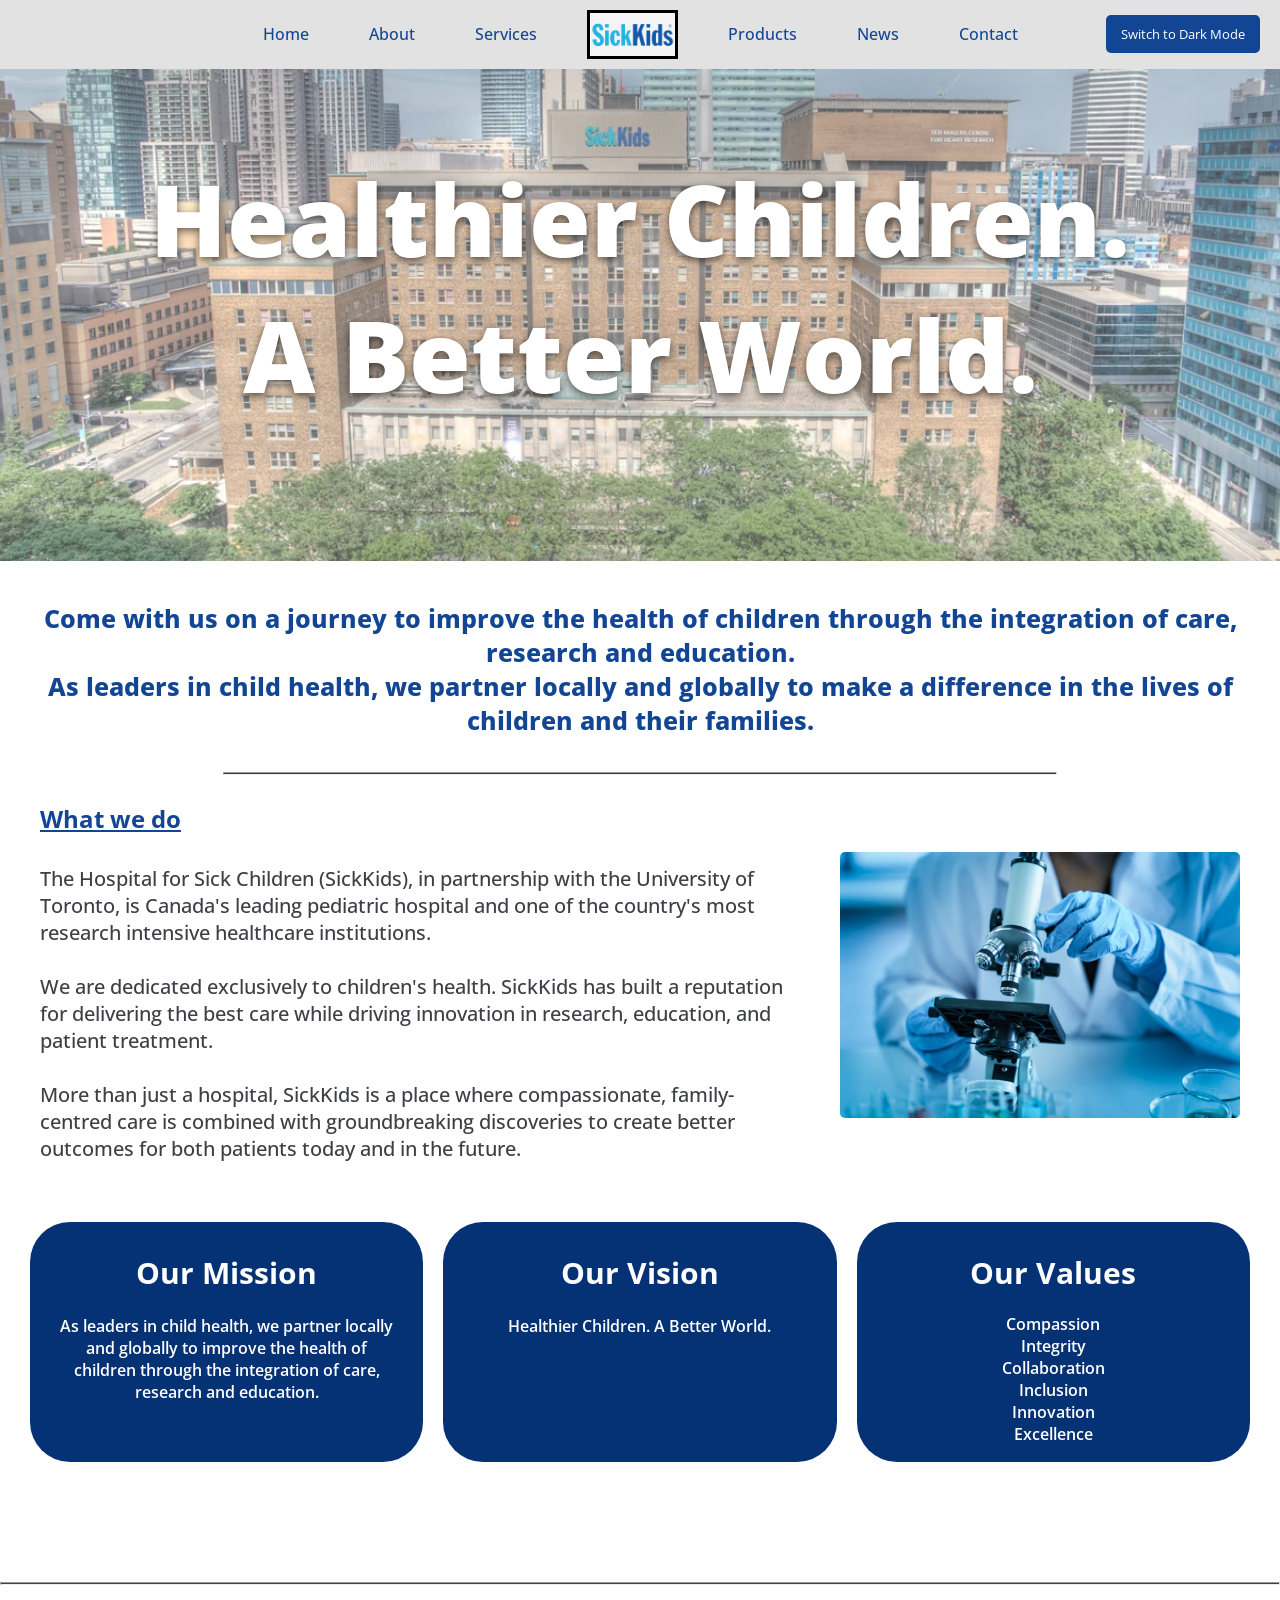
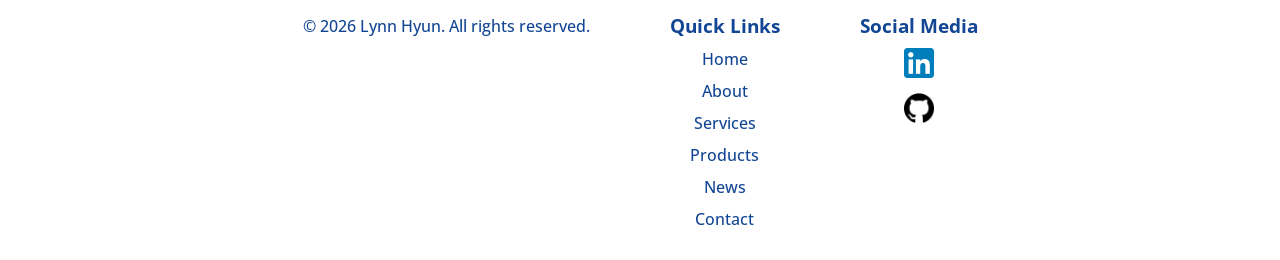
<file: index.html>
<!DOCTYPE html>
<html lang="en">
<head>
    <meta charset="UTF-8">
    <meta name="viewport" content="width=device-width, initial-scale=1.0">
    <title>SickKids Landing Page</title>

    <link rel="icon" type="image/png" href="images/sickkids.png">

    <link rel="stylesheet" href="css/style.css">
</head>
<body>

    <header>
        <div id="header-placeholder"></div>
    </header>

    <main>
        <!-- Vision Section -->
        <section id = "vision">
            <img id="vision-image"
                src="images/sickkids_building.webp">

            <p id="vision-message">
            Healthier Children. <br>
            A Better World.
            </p>
        </section>

        <!-- Mission Section -->
        <section id = "mission">
            <p style = "color: var(--primary); font-weight: 750; font-size: 25px; padding: 30px; margin-top: 10px; text-align: center;">
                Come with us on a journey to improve the health of children through the integration of care, research and education. <br> As leaders in child health, we partner locally and globally to make a difference in the lives of children and their families.
            </p>
        </section>

        <hr class = "divider">

        <!-- Information Section -->
        <section id = "main">
            <div class="main-text">
                <h1> What we do</h1>

                <p>
                    The Hospital for Sick Children (SickKids), in partnership with the University of Toronto, is Canada's leading pediatric hospital and one of the country's most research 
                    intensive healthcare institutions. 
                    <br> <br>
                    We are dedicated exclusively to children's health. SickKids has built a reputation for delivering the best care while driving innovation 
                    in research, education, and patient treatment.
                    <br> <br>
                    More than just a hospital, SickKids is a place where compassionate, family-centred care is combined with groundbreaking discoveries to create better outcomes for both patients today and in the future.

                </p>
            </div>

            <div class="main-text-image">
                <img src="images/doctor_microscope.jpg" alt="Doctor using a microscope">
            </div>
        </section>

        <section id = "vision-boxes">
            <div class= "vision-box">
                <h3>Our Mission</h3>
                <p> As leaders in child health, we partner locally and globally to improve the health of children through the integration of care, research and education. </p>
            </div>

            <div class="vision-box">
                <h3>Our Vision</h3>
                <p> Healthier Children. A Better World. </p>
            </div>

            <div class="vision-box">
                <h3>Our Values</h3>
                <ul>
                    <li>Compassion</li>
                    <li>Integrity</li>
                    <li>Collaboration</li>
                    <li>Inclusion</li>
                    <li>Innovation</li>
                    <li>Excellence</li>
                </ul>

        </section>

    </main>

    <hr style = "background: #124694; height: 1px; margin-top: -20px;">

    <!-- Footer -->
    <footer class = "footer">
    <div id="footer-placeholder"></div>
    </footer>


<script src="js/theme.js"></script>
<script src="js/components.js"></script>
</body>
</html>
</file>
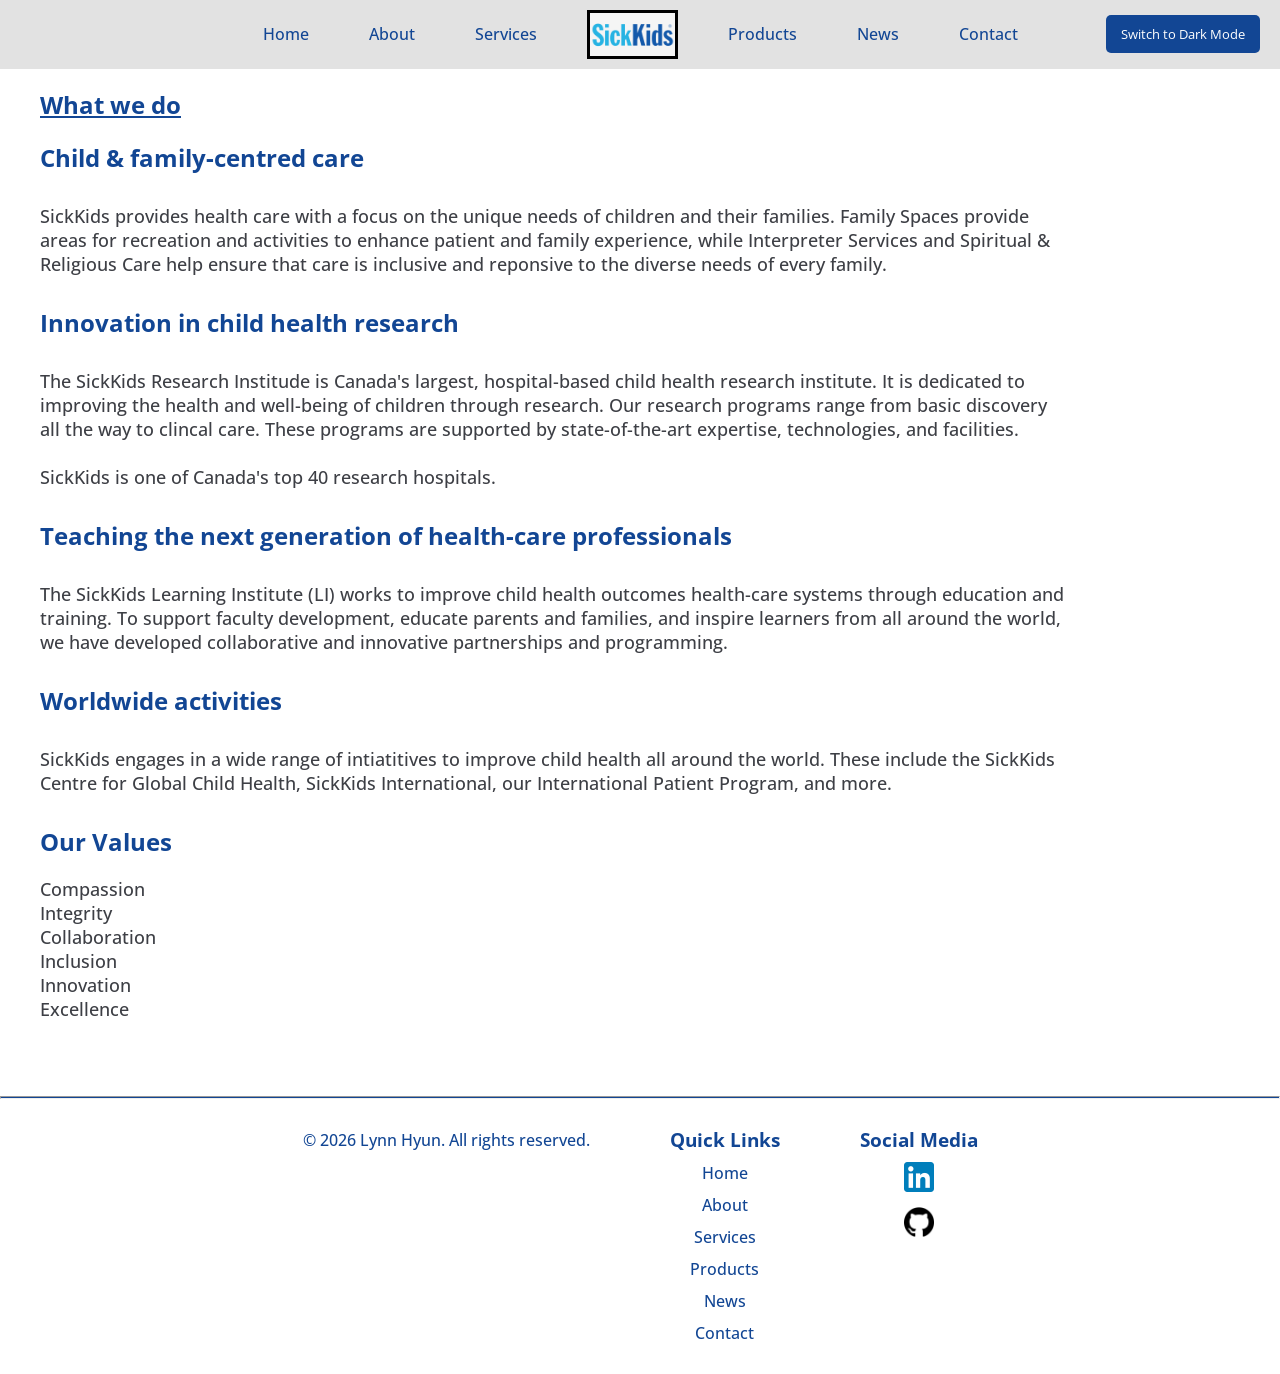
<file: about.html>
<!DOCTYPE html>
<html lang="en">
<head>
    <meta charset="UTF-8">
    <meta name="viewport" content="width=device-width, initial-scale=1.0">
    <title>About</title>

    <link rel="icon" type="image/png" href="images/sickkids.png">

    <link rel="stylesheet" href="css/style.css">
</head>
<body>

    <header>
        <div id="header-placeholder"></div>
    </header>

    <main>
        <section id = "about">
            <div class="about-text">
                <h1>What we do</h1>

                <h2> Child & family-centred care </h2>

                <p>SickKids provides health care with a focus on the unique needs of children and their families. 
                    Family Spaces provide areas for recreation and activities to enhance patient and family experience, while Interpreter Services and Spiritual & Religious Care help 
                    ensure that care is inclusive and reponsive to the diverse needs of every family. 
 
                </p>

                <h2> Innovation in child health research</h2>

                <p>
                    The SickKids Research Institude is Canada's largest, hospital-based child health research institute. It is dedicated to improving the health 
                    and well-being of children through research. Our research programs range from basic discovery all the way to clincal care. These programs are supported by
                    state-of-the-art expertise, technologies, and facilities.
                    <br> <br>
                    SickKids is one of Canada's top 40 research hospitals.
                </p>

                <h2> Teaching the next generation of health-care professionals</h2>

                <p>
                    The SickKids Learning Institute (LI) works to improve child health outcomes health-care systems through education and training. 
                    To support faculty development, educate parents and families, and inspire learners from all around the world, we have developed collaborative and innovative
                    partnerships and programming.
                </p>

                <h2> Worldwide activities</h2>

                <p>
                    SickKids engages in a wide range of intiatitives to improve child health all around the world. These include the SickKids Centre for Global Child Health, 
                    SickKids International, our International Patient Program, and more.
                </p>

                <h2> Our Values</h2>

                <ul>
                    <li>Compassion</li>
                    <li>Integrity</li>
                    <li>Collaboration</li>
                    <li>Inclusion</li>
                    <li>Innovation</li>
                    <li>Excellence</li>
                </ul>
            </div>
        </section>
        
    </main>
    
    <hr style = "background: #124694; height: 1px; margin-top: -5px;">

    <!-- Footer -->
    <footer class = "footer">
        <div id="footer-placeholder"></div>
    </footer>

    <script src="js/theme.js"></script>
    <script src="js/components.js"></script>
</body>
</html>
</file>
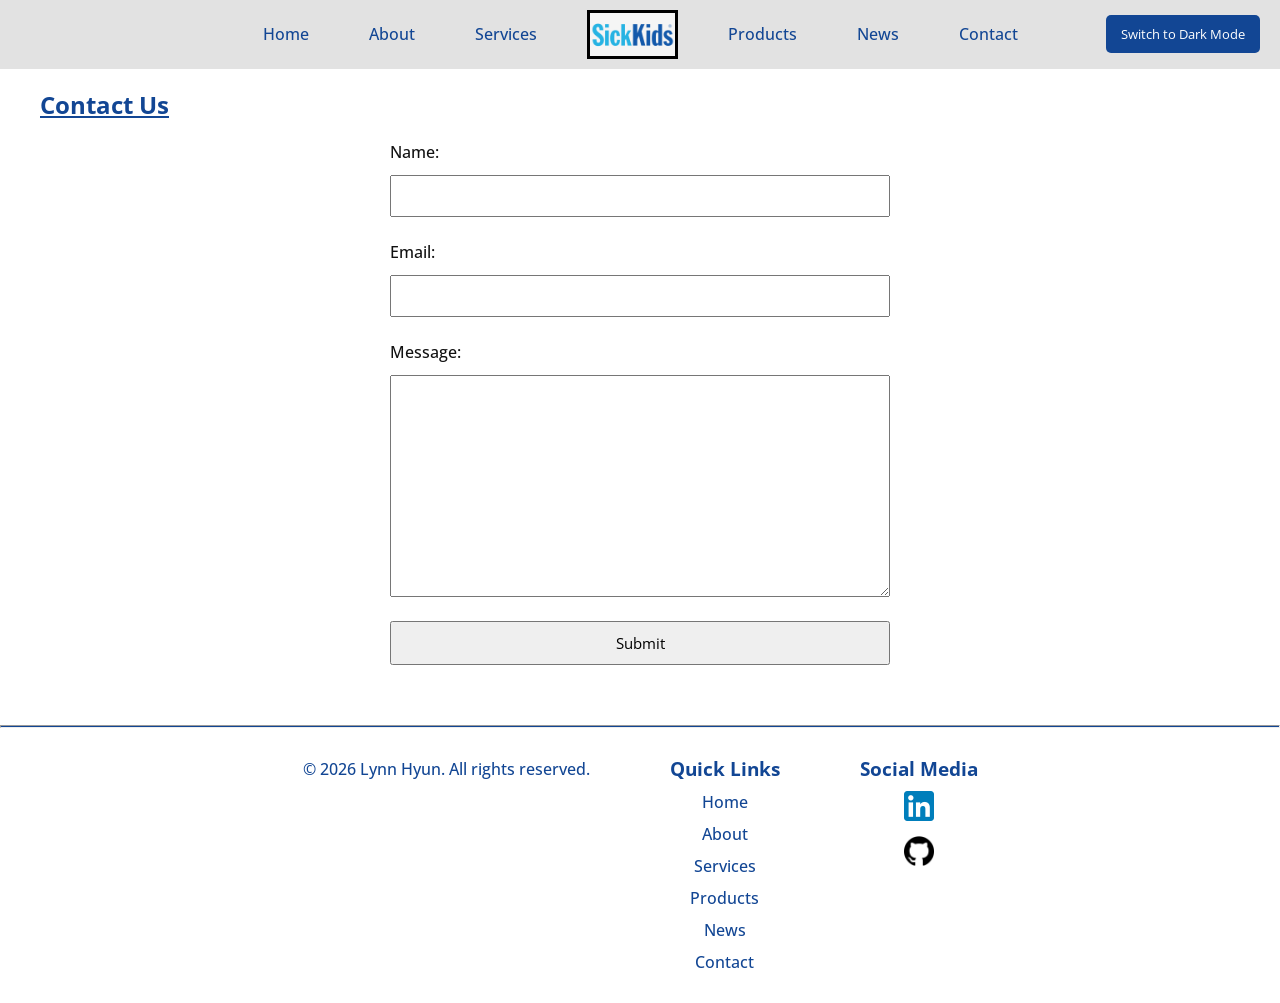
<file: contact.html>
<!DOCTYPE html>
<html lang="en">
<head>
    <meta charset="UTF-8">
    <meta name="viewport" content="width=device-width, initial-scale=1.0">
    <title>Contact</title>

    <link rel="icon" type="image/png" href="images/sickkids.png">

    <link rel="stylesheet" href="css/style.css">
</head>
<body>

    <!-- Navbar -->
    <header>
        <div id="header-placeholder"></div>
    </header>

<main>
    <section class="contact-section">

        <h1>Contact Us</h1>

        <form id="contact-form">

            <!-- Name -->
            <label for="name">Name:</label>
            <input type="text" id="name" name="name">

            <span class="error-msg"></span>

            <!-- Email -->
            <label for="email">Email:</label>
            <input type="text" id="email" name="email">

            <span class="error-msg"></span>

            <!-- Message Box -->
            <label for="message">Message:</label>
            <textarea id="message" name="message"></textarea>

            <span class="error-msg"></span>

            <!-- Submit button -->
            <button type="submit" class="contact-sub-btn">Submit</button>

        </form>

        <!-- Message sent successfully -->
        <div id="success-message"></div>

    </section>
</main>

<hr style = "background: #124694; height: 1px; margin-top: -20px;">

    <!-- Footer -->
    <footer class = "footer">
        <div id="footer-placeholder"></div>
    </footer>

    <script src="js/theme.js"></script>
    <script src="js/components.js"></script>
    <script src="js/validate.js"></script>
</body>
</html>
</file>
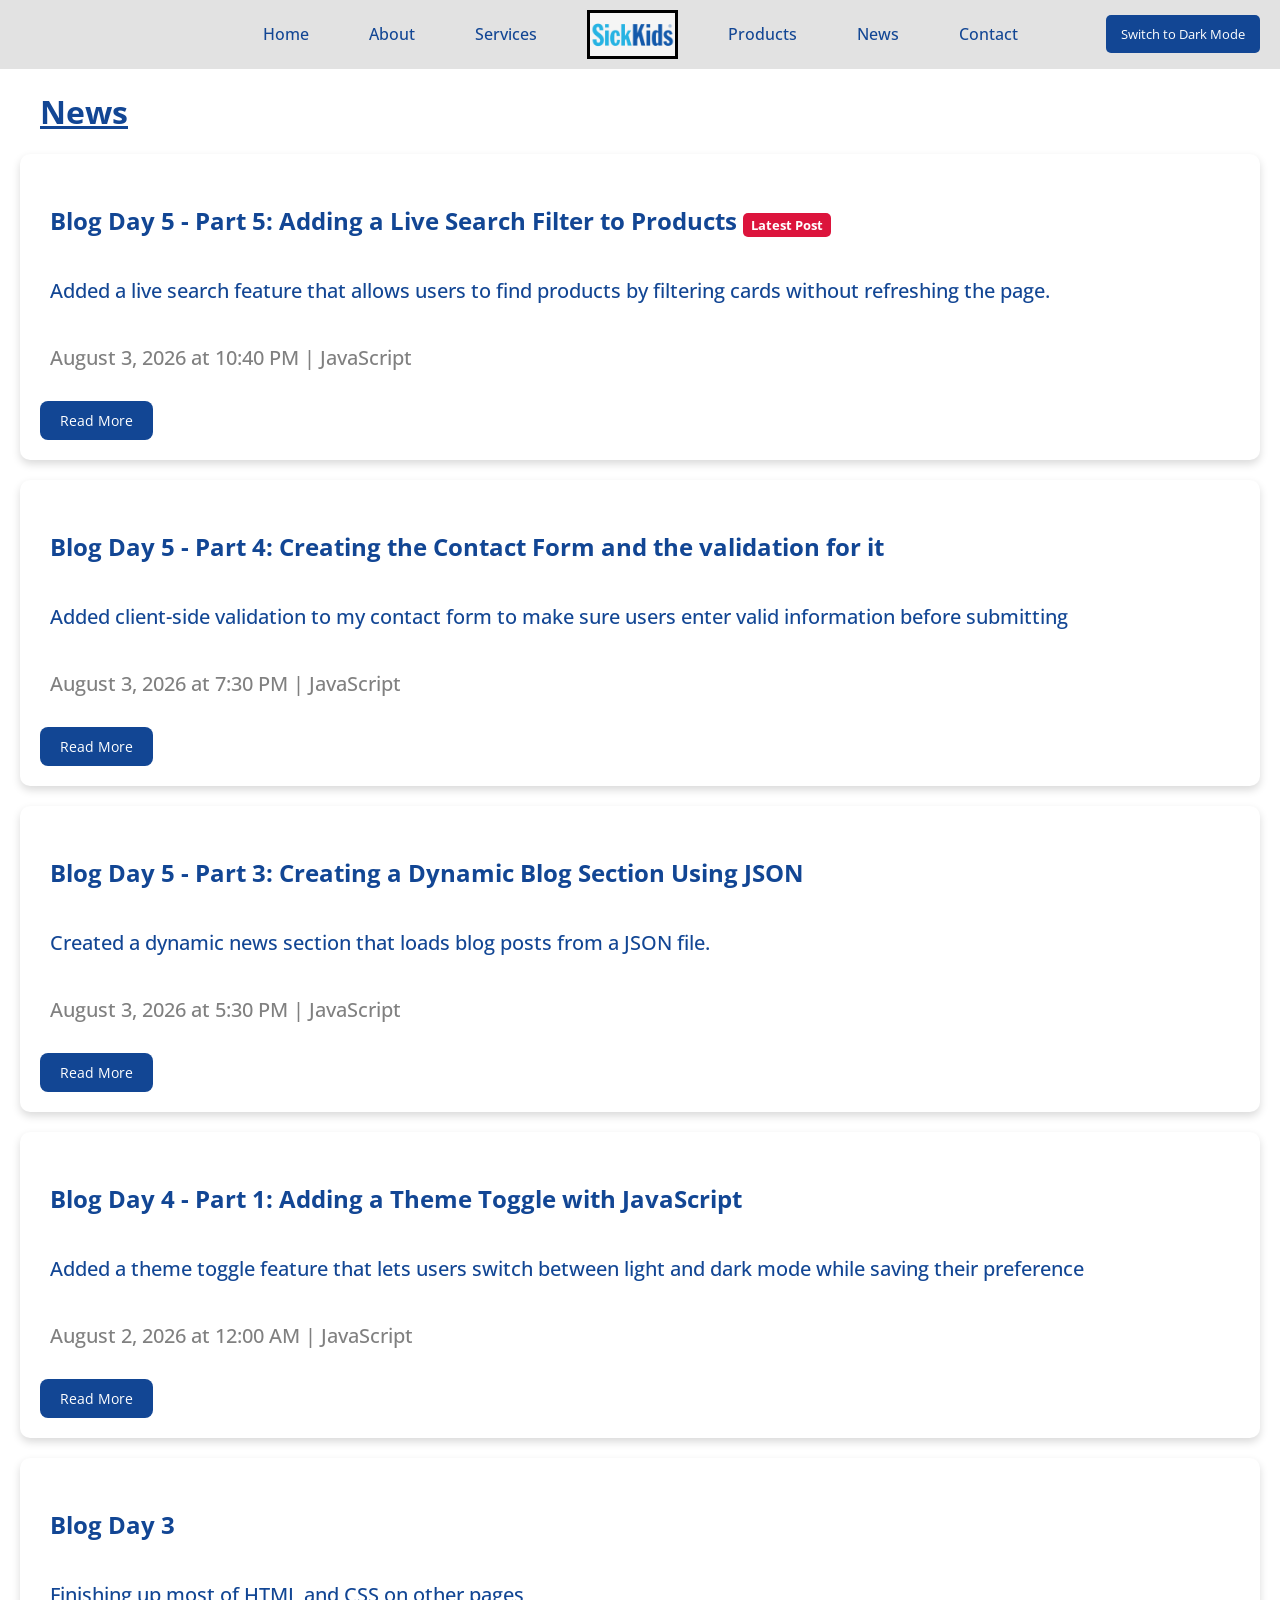
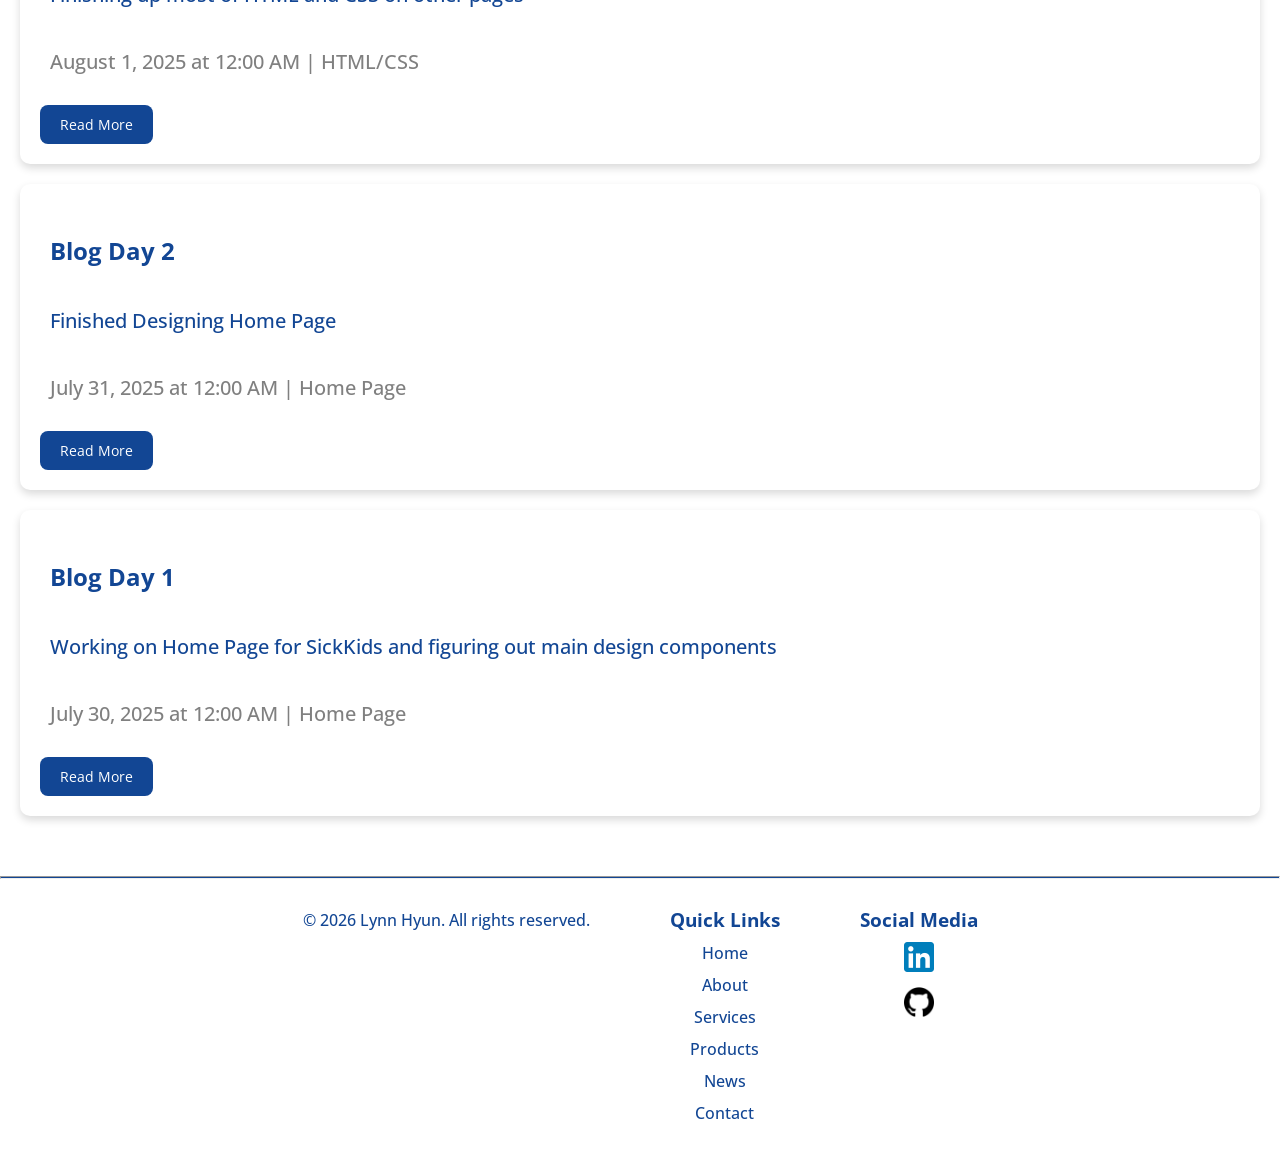
<file: news.html>
<!DOCTYPE html>
<html lang="en">
<head>
    <meta charset="UTF-8">
    <meta name="viewport" content="width=device-width, initial-scale=1.0">
    <title>News</title>

    <link rel="icon" type="image/png" href="images/sickkids.png">

    <link rel="stylesheet" href="css/style.css">
</head>
<body>

    <header>
        <div id="header-placeholder"></div>
    </header>

    <main>
        <h1>News</h1>

        <div id ="blog-list"></div>
    </main>

    <hr style = "background: #124694; height: 1px; margin-top: -20px;">

    <!-- Footer -->
    <footer class = "footer">
        <div id="footer-placeholder"></div>
    </footer>

    <script src="js/theme.js"></script>
    <script src="js/components.js"></script>
    <script src="js/blog.js"></script>
</body>
</html>
</file>
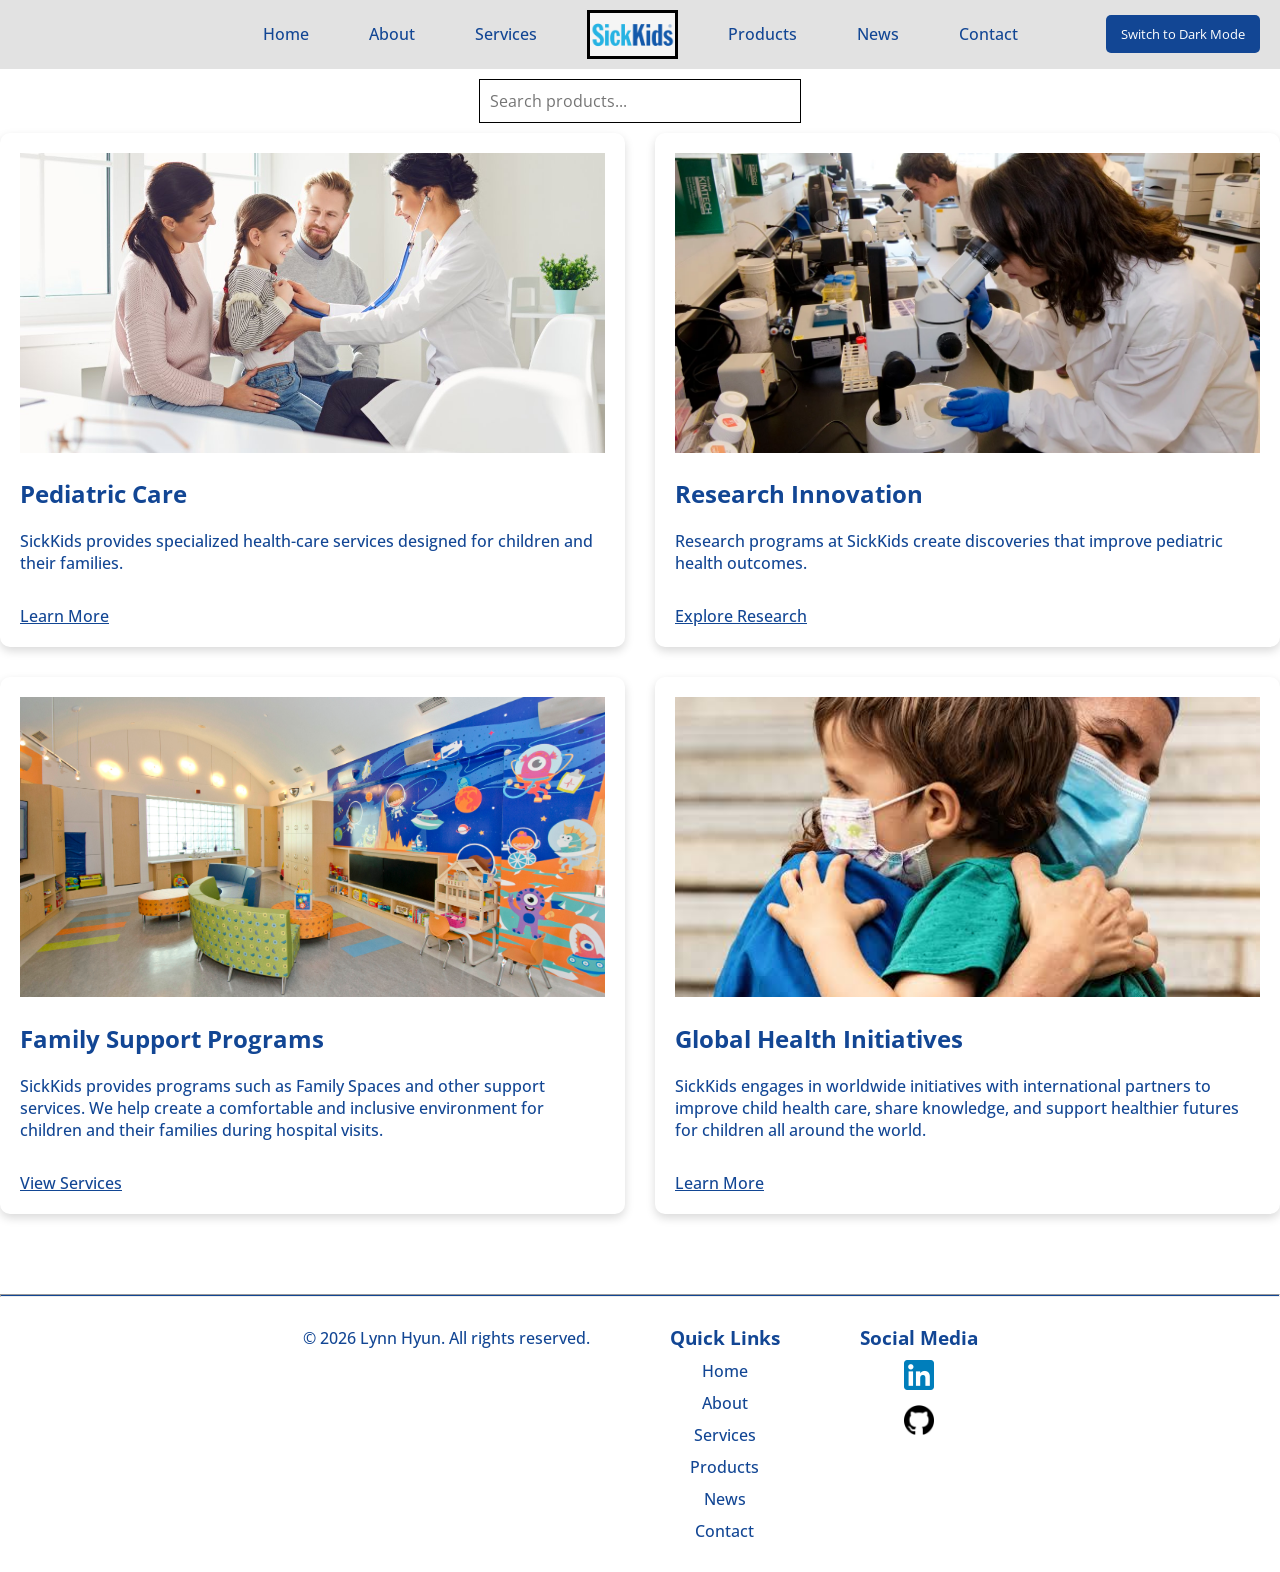
<file: products.html>
<!DOCTYPE html>
<html lang="en">
<head>
    <meta charset="UTF-8">
    <meta name="viewport" content="width=device-width, initial-scale=1.0">
    <title>Products</title>

    <link rel="icon" type="image/png" href="images/sickkids.png">

    <link rel="stylesheet" href="css/style.css">
</head>
<body>

    <header>
        <div id="header-placeholder"></div>
    </header>

    <main>

        <!-- Search box -->
        <div class="filter-container">
        <input type="text" id="filter-input" placeholder="Search products...">

        <p id="no-results" style="display: none;">
            No results found.
        </p>
        </div>

        <div class="product-grid">

            <div class="product-card">
                <img src="images/pediatric-care.jpeg" alt="Pediatric Care">
                <h2 class="card-title">Pediatric Care</h2>
                <p class="card-description">
                    SickKids provides specialized health-care services designed
                    for children and their families.
                </p>
                <a href="#">Learn More</a>
            </div>

            <div class="product-card">
                <img src="images/sickkids-research.webp" alt="Research">
                <h2 class="card-title">Research Innovation</h2>
                <p class="card-description">
                    Research programs at SickKids create discoveries that improve
                    pediatric health outcomes.
                </p>
                <a href="#">Explore Research</a>
            </div>

            <div class="product-card">
                <img src="images/family-spaces-sickkids.jpg" alt="Family Spaces">
                <h2 class="card-title">Family Support Programs</h2>
                <p class="card-description">
                    SickKids provides programs such as Family Spaces and other support services. We help create a comfortable and inclusive environment for children and their 
                    families during hospital visits.
                </p>
                <a href="#">View Services</a>
            </div>

            <div class="product-card">
                <img src="images/children-health.jpg" alt="Children's Health">
                <h2 class="card-title">Global Health Initiatives</h2>
                <p class="card-description">
                    SickKids engages in worldwide initiatives with international partners to improve child health care, share knowledge,
                    and support healthier futures for children all around the world.
                </p>
                <a href="#">Learn More</a>
            </div>
        </div>  
    </main>

    <hr style = "background: #124694; height: 1px;">

    <!-- Footer -->
    <footer class = "footer">
        <div id="footer-placeholder"></div>
    </footer>

    <script src="js/theme.js"></script>
    <script src="js/components.js"></script>
    <script src="js/filter.js"></script>
</body>
</html>
</file>
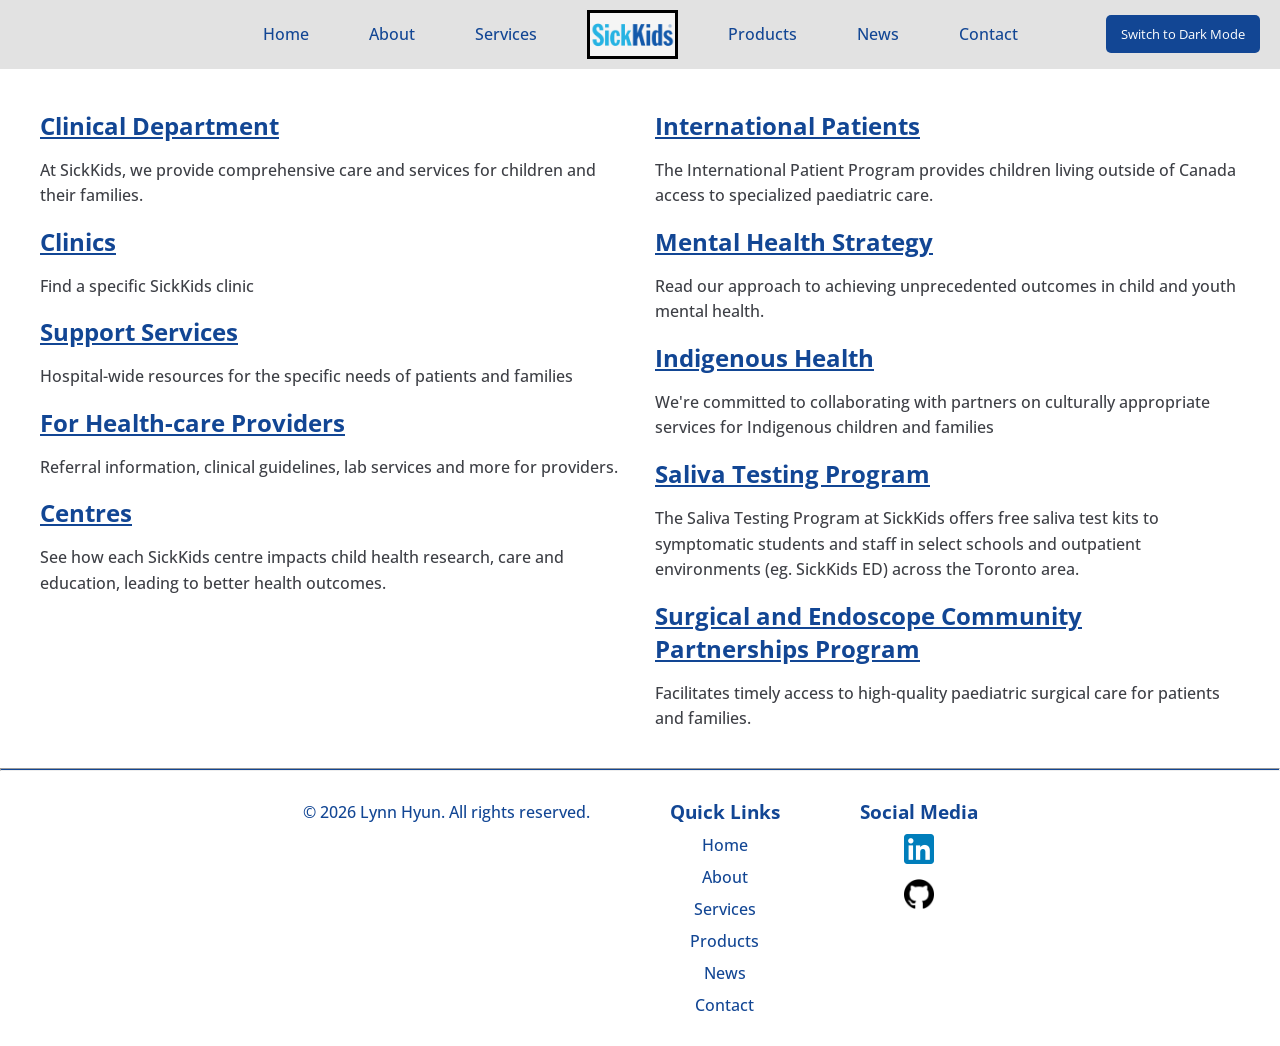
<file: services.html>
<!DOCTYPE html>
<html lang="en">
<head>
    <meta charset="UTF-8">
    <meta name="viewport" content="width=device-width, initial-scale=1.0">
    <title>Services</title>

    <link rel="icon" type="image/png" href="images/sickkids.png">

    <link rel="stylesheet" href="css/style.css">
</head>
<body>

     <header>
        <div id="header-placeholder"></div>
    </header>

    <main class = "services-container">
        <section class="service-column"> <!-- First column -->
            <h2>Clinical Department</h2>
            <p>At SickKids, we provide comprehensive care and services for children and their families.</p>

            <h2>Clinics</h2>
            <p>Find a specific SickKids clinic</p>

            <h2>Support Services</h2>
            <p>Hospital-wide resources for the specific needs of patients and families</p>

            <h2>For Health-care Providers</h2>
            <p>Referral information, clinical guidelines, lab services and more for providers.</p>

            <h2>Centres</h2>
            <p>See how each SickKids centre impacts child health research, care and education, leading to better health outcomes.</p>
        </section>

        <section class="service-column">  <!-- Second column -->
            <h2>International Patients</h2>
            <p>The International Patient Program provides children living outside of Canada access to specialized paediatric care.</p>

            <h2>Mental Health Strategy</h2>
            <p>Read our approach to achieving unprecedented outcomes in child and youth mental health.</p>

            <h2> Indigenous Health</h2>
            <p>We're committed to collaborating with partners on culturally appropriate services for Indigenous children and families</p>

            <h2>Saliva Testing Program</h2>
            <p>The Saliva Testing Program at SickKids offers free saliva test kits to symptomatic students and staff in select schools and outpatient environments (eg. SickKids ED) across the Toronto area.</p>

            <h2>Surgical and Endoscope Community Partnerships Program</h2>
            <p>Facilitates timely access to high-quality paediatric surgical care for patients and families.</p>
        </section>
    </main>

    <hr style = "background: #124694; height: 1px; margin-top: -20px;">

    <!-- Footer -->
    <footer class = "footer">
        <div id="footer-placeholder"></div>
    </footer>

    <script src="js/theme.js"></script>
    <script src="js/components.js"></script>
</body>
</html>
</file>
<file: css/style.css>
@import url('https://fonts.googleapis.com/css2?family=Open+Sans:ital,wght@0,300..800;1,300..800&display=swap');

/* Navbar was moving when switching pages */
html {
    overflow-y: scroll;
}

/* Theme Styles */

:root {
    --bg: #ffffff;
    --text: #111111;
    --primary: #124694;
    --secondary-text: #3d3f45;
    --nav-bg: #e2e2e2;
    --news-bg: #ffffff;
}

[data-theme="dark"] {
    --bg: #1a1a1a;
    --text: #f0f0f0;
    --primary: #f0f0f0;
    --secondary-text: #d0d0d0;
    --nav-bg: #2b2b2b;
    --news-bg: #2b2b2b;
}

#theme-toggle {
    font-family: 'Open Sans', sans-serif;
    position: absolute;
    right: 20px;
    top: 10px;
    padding: 10px 15px;
    border-radius: 5px;
    margin-top: 5px;
    border: none;
    cursor: pointer;
    background-color: var(--primary);
    color: var(--bg);
}

/*
main text styles
*/

body {
    font-family: 'Open Sans', sans-serif;
    font-weight: 500;
    margin: 0;
    padding: 0;
    background-color: var(--bg);
    color: var(--text);
}

p {
    color: var(--primary);
    text-align: center;
    padding: 10px;
}

h1 {
    margin-left: 40px;
    color:var(--primary);
    text-decoration: underline;
}

h2 {
    color:var(--primary);
}

a {
    color: var(--primary);
    text-decoration: none;
    text-decoration:underline;
}

nav a {
    display: block;
    padding: 10px;
}

ul {
    list-style-type: none;
    padding: 0;
    text-align: center;
}

li {
    color:white;
}

/* Navbar Styles */

.navbar {
    display: flex;
    justify-content: center;
    background-color: var(--nav-bg);
    padding: 10px 0;
}

.navbar ul {
  display: flex;
  list-style: none; /* Removes the bullet points */
  padding: 0;
  margin: 0;
}

.navbar li {
    display: flex;
    margin: 0 20px;
    justify-content: center;
    align-items: center;
}

.navbar ul li a {
    color: var(--primary);
    text-decoration: none;   
}

.hospital-logo {
    width: 85px;
}

#sickkids-logo {
    border: 3px solid black;
}

#sickkids-link {
    display: block;
    padding: 0;
    margin: 0;
    line-height: 0;
}

/*
    Main Content Styles
*/

/* Vision Section Styles */

#vision {
    position: relative;
    width: 100%;
    height: 100%;
    overflow: hidden;
}

#vision-image {
    position:absolute;
    width: 100%;
    height: 100%;

    top: 0;
    left: 0;

    opacity: 0.7;
    object-fit: cover;
}

#vision-message {
    position: relative;
    top: 50%;
    left: 50%;
    transform: translate(-50%, -10%);
    color: white;

    font-size: 100px;
    font-weight: 800;
    z-index: 1;

    text-shadow: 0 3px 8px rgba(0, 0, 0, 0.6);
}

/* Main Text Section Styles */

#main {
    display: flex;
    align-items: center;
    gap: 40px;
}

#main p {
    text-align: left;
    margin-left: 30px;
    font-size: 20px;
    color: var(--secondary-text);
}

.main-text-image img {
    width: 400px;
    border-radius: 5px;
    margin-right: 40px;
    justify-content: center;
}

.main-text {
    flex: 1;
}

.main-text ul li {
    color: var(--secondary-text);
    font-size: 18px;
    text-align: left;
    margin-left: 40px;
}
/*
    News Boxes Styles
*/

#vision-boxes {
    display: flex;
    justify-content: space-evenly;
    gap: 20px;
    margin: 30px;
    height: 300px;
}

.vision-box {
    width: 400px;
    height: 200px;
    padding: 20px;
    background-color: #053275;
    border-radius: 40px;
    text-align: center;
}

.vision-box h3 {
    color: white;
    font-size: 30px;
    margin-top: 10px;
}

.vision-box p {
    color: white;
    font-weight: 600;
    margin-top: -18px;
}

.vision-box ul {
    color:white;
    font-weight: 600;
    margin-top: -10px;
}

/*
    Divider
*/

.divider {
    width: 65%;
    background: #124694;
    height: 1px;
  
    margin-top: -20px;
}

/*
    Footer Styles
*/

.footer {
    display: flex;
    justify-content: center;
    align-items: top;
    padding: 10px;
    gap: 80px;
}   

.footer-section h3 {
    color: var(--primary);
    margin-top: 0;
    margin-bottom: 10px;
}

.footer p {
    margin-top: 2px;
    padding: 0px;
    color: var(--primary);
}

.footer ul {
    list-style: none; /* Removes the bullet points */
    padding: 0;
    margin: 0;
}

.footer li {
    margin: 10px 0;
}

#footer-links li a, #footer-socials li a {
    color: var(--primary);
    text-decoration: none;
}

.socials-logo {
    width: 30px;
    height: 30px;
}

/* About Page Styles */

main {
    margin-bottom: 80px;
}

#about p {
    text-align: left;
    margin-left: 30px;
    font-size: 18px;
    width: 80%;
    color: var(--secondary-text);
}

#about h2 {
    margin-left: 40px;
}

.about-text ul li {
    color: var(--secondary-text);
    font-size: 18px;
    text-align: left;
    margin-left: 40px;
}

/* Services Page Styles */

.services-container {
    display: grid;
    grid-template-columns: 1fr 1fr;
    gap: 30px;
    max-width: 1200px;
    margin: 40px auto;
    padding: 0 30px;
}

.service-column {
    display: flex;
    flex-direction: column;
}

.service-column h2 {
    margin: 0;
    text-decoration: underline;
}

.service-column p {
    line-height: 1.6;
    padding: 0;
    text-align: left;
    color: var(--secondary-text);
}

/* Products Page Styles */

/*Filter */
.filter-container {
    text-align: center;
    margin: 10px;
}

#filter-input {
    font-family: 'Open Sans', sans-serif;
    width: 300px;
    padding: 10px;
    font-size: 16px;
    border: 1px solid black;
}

#no-results {
    color: black;
    font-weight: bold;
}

/* Products */
.product-grid {
    display: grid;
    grid-template-columns: repeat(2, 1fr);
    gap: 30px;
}

.product-card {
    padding: 20px;
    border-radius: 10px;
    box-shadow: 0 4px 10px rgba(0, 0, 0, 0.15);
}
.product-card img {
    width: 100%;
    height: 300px;
    object-fit: cover;
}

.product-card h2 {
    text-align: left;
}

.product-card p {
    text-align: left;
    padding: 0px;
}

.product-card a {
    display: inline-block;
    margin-top: 15px;
}

/* Blog Page Styles */

.post-card {
    background: var(--news-bg);
    
    padding: 20px;
    margin: 20px;

    border-radius: 10px;
    box-shadow: 0 4px 8px rgba(0,0,0,.15);
}

.post-content {
    white-space: pre-line;
}

.post-card h2 {
    padding: 10px;
}
.post-card p {
    font-size: 20px;
    text-align: left;
    width: 90%;
}

.post-meta {
    color: gray;
    font-size: 20px;
}

.latest-badge {
    background: crimson;
    color: white;
    padding: 3px 8px;
    border-radius: 5px;
    font-size: .8rem;
}

.read-more {
    background-color: var(--primary);
    color: var(--bg);
    border: none;
    padding: 10px 20px;
    border-radius: 8px;
    cursor: pointer;
    font-family: 'Open Sans', sans-serif;
    font-size: 14px;
}

.read-more:hover {
    opacity: 0.8;
}

/* Contact Form Styles */

#contact-form {
    display: flex;
    flex-direction: column;
    width: 500px;
    margin: auto;
    gap: 12px;
}

#contact-form input,
#contact-form textarea {
    padding: 10px;
    font-family: 'Open Sans', sans-serif;
}

#contact-form textarea {
    height: 200px;
}

.error-msg {
    color: red;
    font-size: 14px;
}

#success-message {
    text-align: center;
    font-size: 20px;
}

.contact-sub-btn {
    font-family: 'Open Sans', sans-serif;
    padding: 10px 20px;
    font-size: 15px;
}
</file>
